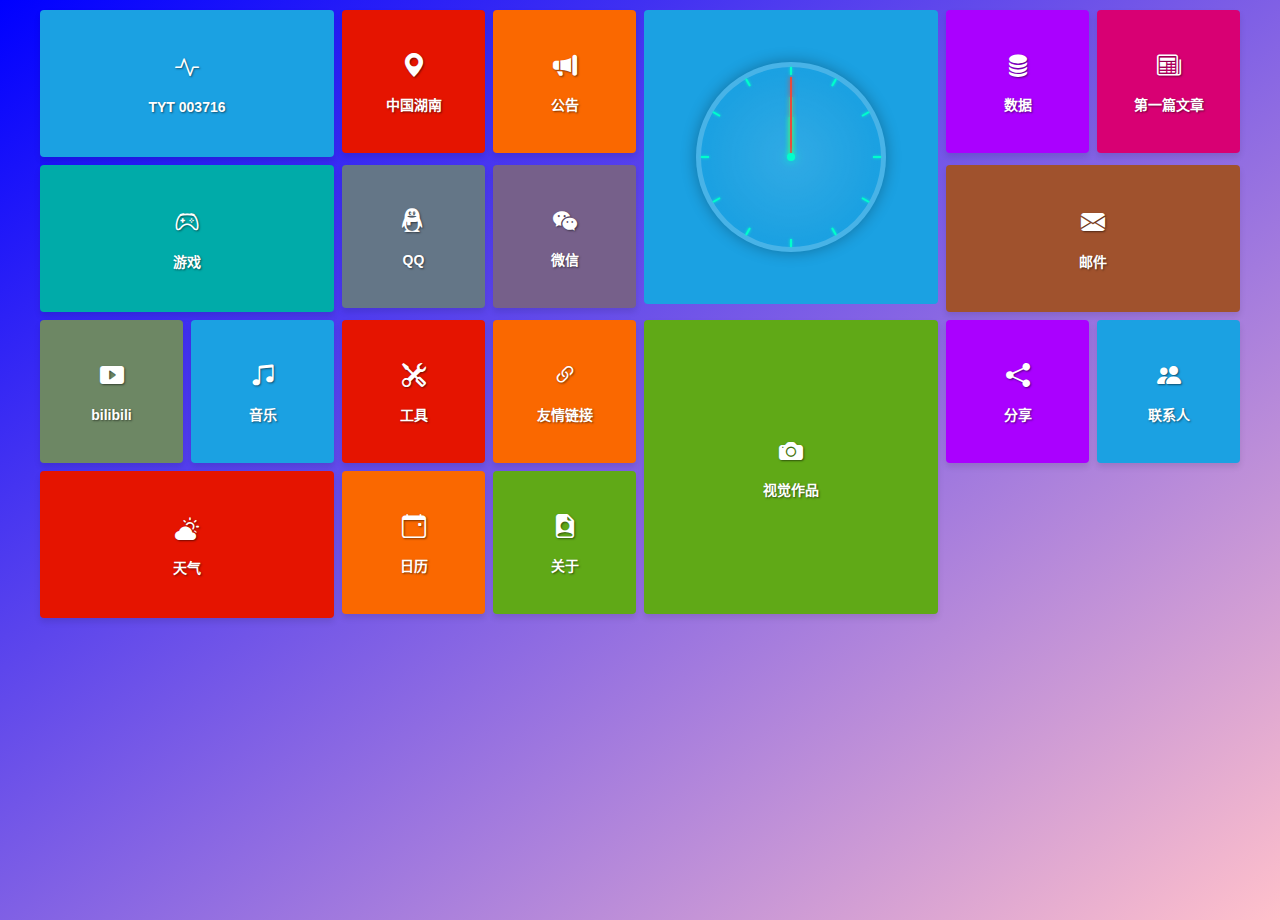
<file: index.html>
<!DOCTYPE html>
<html lang="zh-CN">
<head>
    <meta charset="UTF-8">
    <meta name="viewport" content="width=device-width, initial-scale=1.0">
    <title>TYT 003716 博客</title>
    <link rel="stylesheet" href="https://cdn.jsdelivr.net/npm/bootstrap-icons@1.10.0/font/bootstrap-icons.css">

<link rel="stylesheet" type="text/css" href="assets/style/main.css">

<body>
    <div class="tiles-container">
        <a href="#" class="tile tile-medium tile-1"><i class="bi bi-activity"></i><b>TYT 003716</b></a>
        <a href="https://www.hunan.gov.cn/index_m.html" class="tile tile-small tile-2"><i class="bi bi-geo-alt-fill"></i>中国湖南</a>
        <a href="#" id="show-info-modal" class="tile tile-small tile-3"><i class="bi bi-megaphone-fill"></i>公告</a>
        <div class="tile tile-large tile-1">
            <div class="clock">
                <div class="center"></div>
                <div class="hour-hand"></div>
                <div class="minute-hand"></div>
                <div class="second-hand"></div>
                <div class="mark mark-1"></div>
                <div class="mark mark-2"></div>
                <div class="mark mark-3"></div>
                <div class="mark mark-4"></div>
                <div class="mark mark-5"></div>
                <div class="mark mark-6"></div>
                <div class="mark mark-7"></div>
                <div class="mark mark-8"></div>
                <div class="mark mark-9"></div>
                <div class="mark mark-10"></div>
                <div class="mark mark-11"></div>
                <div class="mark mark-12"></div>
            </div>
        </div>
        <a href="#" id="show-info-modal1" class="tile tile-small tile-5"><i class="bi bi-database-fill"></i>数据</a>
        <a href="article/article.html" class="tile tile-small tile-6"><i class="bi bi-newspaper"></i>第一篇文章</a>
        <a href="#" id="show-info-modal2" class="tile tile-medium tile-7"><i class="bi bi-controller"></i>游戏</a>
        <a href="#" class="tile tile-small tile-8"><i class="bi bi-tencent-qq"></i></i>QQ</a>
        <a href="#" class="tile tile-small tile-9"><i class="bi bi-wechat"></i>微信</a>
        <a href="mailto:tyt003716@outlook.com?subject=初次见面&body=您好！很高兴与您见面，期待我们的交流与合作！，我是" class="tile tile-medium tile-10"><i class="bi bi-envelope-fill"></i>邮件</a>
        <a href="#" class="tile tile-small tile-11"><i class="bi bi-play-btn-fill"></i>bilibili</a>
        <a href="#" id="show-info-modal3" class="tile tile-small tile-12"><i class="bi bi-music-note-beamed"></i>音乐</a>
        <a href="#" class="tile tile-small tile-13"><i class="bi bi-tools"></i>工具</a>
        <a href="#" class="tile tile-small tile-14"><i class="bi bi-link-45deg"></i>友情链接</a>
        <a href="#" class="tile tile-large tile-15"><i class="bi bi-camera-fill"></i>视觉作品</a>
        <a href="#" class="tile tile-small tile-16"><i class="bi bi-share-fill"></i>分享</a>
        <a href="#" class="tile tile-small tile-1"><i class="bi bi-people-fill"></i>联系人</a>
        <a href="#" id="show-info-modal4" class="tile tile-medium tile-2"><i class="bi bi-cloud-sun-fill"></i>天气</a>
        <a href="#" id="show-info-modal5" class="tile tile-small tile-3"><i class="bi bi-calendar-event"></i>日历</a>
        <a href="#" id="show-info-modal6" class="tile tile-small tile-4"><i class="bi bi-file-earmark-person-fill"></i>关于</a>
    </div>
    
    <div class="modal-overlay" id="info-modal">
    <div class="modal-content">
        <div class="modal-header">
            <span>公告</span>
            <button class="modal-close">&times;</button>
        </div>
        <div class="modal-body">
            <p>这个网站是劳资的辣-TYT</p>
        </div>
        <div class="modal-footer">
            <button class="modal-button primary">确定</button>
        </div>
    </div>
</div>

<div class="modal-overlay" id="info-modal1">
    <div class="modal-content">
        <div class="modal-header">
            <span>数据</span>
            <button class="modal-close">&times;</button>
        </div>
        <div class="modal-body">
            <p>还没想好写什么，比如运行时间？</p>
        </div>
        <div class="modal-footer">
            <button class="modal-button primary">确定</button>
        </div>
    </div>
</div>

<div class="modal-overlay" id="info-modal2">
    <div class="modal-content">
        <div class="modal-header">
            <span>游戏</span>
            <button class="modal-close">&times;</button>
        </div>
        <div class="modal-body">
            <ul>
                <li><a href="https://pvp.qq.com/">王者荣耀</a></li>
                <li><a href="https://store.steampowered.com/app/977950/A%20Dance%20of%20Fire%20and%20Ice?l=schinese">冰与火之舞</a></li>
            </ul>
        </div>
        <div class="modal-footer">
            <button class="modal-button primary">确定</button>
        </div>
    </div>
</div>

<div class="modal-overlay" id="info-modal3">
    <div class="modal-content">
        <div class="modal-header">
            <span>音乐</span>
            <button class="modal-close">&times;</button>
        </div>
        <div class="modal-body">
            <p>这里以后是音乐播放器，展示歌单</p>
        </div>
        <div class="modal-footer">
            <button class="modal-button primary">确定</button>
        </div>
    </div>
</div>

<div class="modal-overlay" id="info-modal4">
    <div class="modal-content">
        <div class="modal-header">
            <span>天气</span>
            <button class="modal-close">&times;</button>
        </div>
        <div class="modal-body">
            <p>以后改一下功能</p>
        </div>
        <div class="modal-footer">
            <button class="modal-button primary">确定</button>
        </div>
    </div>
</div>

<div class="modal-overlay" id="info-modal5">
    <div class="modal-content">
        <div class="modal-header">
            <span>日历</span>
            <button class="modal-close">&times;</button>
        </div>
        <div class="modal-body">
            <p>下次一定改</p>
        </div>
        <div class="modal-footer">
            <button class="modal-button primary">确定</button>
        </div>
    </div>
</div>

<div class="modal-overlay" id="info-modal6">
    <div class="modal-content">
        <div class="modal-header">
            <span>关于</span>
            <button class="modal-close">&times;</button>
        </div>
        <div class="modal-body">
            <p>主开发者：TYT003716<br>从开发者：Tank37135<br>第三方图标库：boot</p>
        </div>
        <div class="modal-footer">
            <button class="modal-button primary">确定</button>
        </div>
    </div>
</div>

<script type="text/javascript" src="assets/script/main.js"></script>

</body>
</html>
</file>
<file: assets/style/main.css>
.sakana-widget *,
    .sakana-widget *::before,
    .sakana-widget *::after {
      box-sizing: border-box;
    }

    .sakana-widget-wrapper {
      pointer-events: none;
      position: relative;
      width: 100%;
      height: 100%;
    }

    .sakana-widget-app {
      pointer-events: none;
      position: relative;
    }

    .sakana-widget-canvas {
      z-index: 9999;
      pointer-events: none;
      position: absolute;
      top: 50%;
      left: 50%;
      transform: translate(-50%, -50%);
    }

    .sakana-widget-main {
      z-index: 9999;
      pointer-events: none;
      position: absolute;
      display: flex;
      flex-direction: column;
      justify-content: space-between;
      align-items: center;
    }

    .sakana-widget-img {
      z-index: 9999;
      cursor: move;
      pointer-events: auto;
      position: relative;
      background: no-repeat 50% 50%;
      background-size: cover;
      width: 200px;
      height: 200px;
    }

    .sakana-widget-ctrl {
      z-index: 30;
      cursor: pointer;
      pointer-events: auto;
      position: relative;
      height: 24px;
      width: 112px;
      display: flex;
      border-radius: 6px;
      background-color: #ddd;
      box-shadow: 0 8px 24px rgba(0, 0, 0, .1);
    }

    .sakana-widget-ctrl-item {
      height: 24px;
      width: 28px;
      display: flex;
      justify-content: center;
      align-items: center;
      color: #555;
      background-color: rgba(0, 0, 0, 0);
    }

    .sakana-widget-ctrl-item:hover {
      color: #555;
      background-color: rgba(255, 255, 255, .25);
    }
    .sakana-widget-icon--rotate{animation:sakana-widget-spin 1s linear infinite}@keyframes sakana-widget-spin{100%{transform:rotate(360deg)}}









        body{
                       font-family: -apple-system, BlinkMacSystemFont, 'Segoe UI', Roboto, Oxygen, Ubuntu, Cantarell, 'Open Sans', 'Helvetica Neue', sans-serif;
            line-height: 1.6;
            color: #2b2d42;
            background: linear-gradient(to bottom right, #1a71d5, #c469f4);
        
            min-height: 100vh; /* 确保body至少和视口一样高 */
            background-size: cover; /* 覆盖整个区域 */
            padding-top: 90px;
        }

        .modal-overlay {
            position: fixed;
            top: 0;
            left: 0;
            right: 0;
            bottom: 0;
            background-color: rgba(0, 0, 0, 0.7);
            display: flex;
            justify-content: center;
            align-items: center;
            z-index: 1000;
            opacity: 0;
            visibility: hidden;
            transition: all 0.3s ease;
        }
        
        .modal-overlay.active {
            opacity: 1;
            visibility: visible;
        }
        
        .modal-content {
            background-color: #1a1a1a;
            width: 80%;
            max-width: 400px;
            border-radius: 2px;
            overflow: hidden;
            transform: scale(0.8);
            transition: transform 0.3s ease;
            box-shadow: 0 10px 25px rgba(0, 0, 0, 0.5);
        }
        
        .modal-overlay.active .modal-content {
            transform: scale(1);
        }
        
        .modal-header {
            background-color: #0066cc;
            padding: 2px 10px;
            font-size: 18px;
            font-weight: bold;
            display: flex;
            justify-content: space-between;
            align-items: center;
        }
        
        .modal-close {
            background: none;
            border: none;
            color: white;
            font-size: 20px;
            cursor: pointer;
            padding: 5px;
        }
        
        .modal-body {
            color: white;
            padding: 10px;
            line-height: 1.5;
        }
        
        .modal-footer {
            display: flex;
            justify-content: flex-end;
            padding: 5px 10px;
            background-color: #2a2a2a;
        }
        
        .modal-button {
            padding: 8px 16px;
            margin-left: 10px;
            border: none;
            border-radius: 4px;
            font-weight: bold;
            cursor: pointer;
            transition: all 0.2s;
        }
        
        .modal-button.primary {
            background-color: #0066cc;
            color: white;
        }
        
        .modal-button.secondary {
            background-color: #4a4a4a;
            color: white;
        }
        
        .modal-button:hover {
            opacity: 0.9;
            transform: scale(0.98);
        }
    
        .clock {
            width: 180px;
            height: 180px;
            background-color: rgba(255, 255, 255, 0.1);
            border-radius: 50%;
            border: 5px solid rgba(255, 255, 255, 0.2);
            position: relative;
            box-shadow: 0 0 15px rgba(0, 0, 0, 0.3);
            transition: all 0.3s ease;
            background: radial-gradient(circle at center, rgba(255, 255, 255, 0.1) 0%, rgba(255, 255, 255, 0) 70%);
        }

        .clock:hover, .clock:active {
            border-color: #00ffcc;
            box-shadow: 0 0 25px #00ffcc, 0 0 50px #00ffcc, 0 0 75px #00ffcc;
            transform: scale(1.05);
        }

        .center {
            width: 8px; /* 调整为更小的圆点 */
            height: 8px; /* 调整为更小的圆点 */
            background-color: #00ffcc;
            border-radius: 50%;
            position: absolute;
            top: 50%;
            left: 50%;
            transform: translate(-50%, -50%);
            z-index: 4;
            box-shadow: 0 0 10px #00ffcc;
        }

        .hour-hand {
            width: 5px; /* 调整为更小的时针 */
            height: 40px; /* 调整为更短的时针 */
            background-color: #00ffcc;
            position: absolute;
            top: 50%;
            left: 50%;
            transform-origin: 50% 100%;
            transform: translate(-50%, -100%) rotate(0deg);
            z-index: 1;
            box-shadow: 0 0 5px #00ffcc;
        }

        .minute-hand {
            width: 3px; /* 调整为更小的分针 */
            height: 60px; /* 调整为更短的分针 */
            background-color: #00ffcc;
            position: absolute;
            top: 50%;
            left: 50%;
            transform-origin: 50% 100%;
            transform: translate(-50%, -100%) rotate(0deg);
            z-index: 2;
            box-shadow: 0 0 5px #00ffcc;
        }

        .second-hand {
            width: 2px;
            height: 80px; /* 调整为更短的秒针 */
            background-color: #e74c3c;
            position: absolute;
            top: 50%;
            left: 50%;
            transform-origin: 50% 100%;
            transform: translate(-50%, -100%) rotate(0deg);
            z-index: 3;
            box-shadow: 0 0 5px #e74c3c;
        }

        .mark {
            width: 2px;
            height: 8px; /* 调整为更短的标记 */
            background-color: #00ffcc;
            position: absolute;
            top: 72%;
            left: 50%;
            transform-origin: 50% 90px;
            box-shadow: 0 0 3px #00ffcc;
        }

        .mark-1 { transform: translate(-50%, -130px) rotate(30deg); }
        .mark-2 { transform: translate(-50%, -130px) rotate(60deg); }
        .mark-3 { transform: translate(-50%, -130px) rotate(90deg); }
        .mark-4 { transform: translate(-50%, -130px) rotate(120deg); }
        .mark-5 { transform: translate(-50%, -130px) rotate(150deg); }
        .mark-6 { transform: translate(-50%, -130px) rotate(180deg); }
        .mark-7 { transform: translate(-50%, -130px) rotate(210deg); }
        .mark-8 { transform: translate(-50%, -130px) rotate(240deg); }
        .mark-9 { transform: translate(-50%, -130px) rotate(270deg); }
        .mark-10 { transform: translate(-50%, -130px) rotate(300deg); }
        .mark-11 { transform: translate(-50%, -130px) rotate(330deg); }
        .mark-12 { transform: translate(-50%, -130px) rotate(0deg); }
    
        body {
            font-family: 'Segoe UI', Arial, sans-serif;
            background: linear-gradient(to bottom right, blue, pink);
            color: white;
            margin: 0;
            padding: 10px;
        }
        
        .tiles-container {
            display: grid;
            grid-template-columns: repeat(auto-fill, minmax(120px, 1fr));
            gap: 8px;
            width: 100%;
            max-width: 1200px;
            margin: 0 auto;
        }
        
        .tile {
            display: flex;
            flex-direction: column;
            justify-content: center;
            align-items: center;
            border-radius: 4px;
            padding: 8px;
            box-sizing: border-box;
            text-align: center;
            font-weight: bold;
            font-size: 14px;
            text-shadow: 1px 1px 2px rgba(0,0,0,0.5);
            cursor: pointer;
            transition: all 0.2s;
            text-decoration: none;
            color: white;
            aspect-ratio: 1;
        }
        
        .tile:hover {
            opacity: 0.9;
            transform: scale(0.98);
        }
        
        .tile:active {
            transform: scale(0.95);
        }
        
        .tile i {
            font-size: 24px;
            margin-bottom: 8px;
        }
        
        .tile-small {
            grid-column: span 1;
        }
        
        .tile-medium {
            grid-column: span 2;
            aspect-ratio: 2/1;
        }
        
        .tile-large {
            grid-column: span 2;
            grid-row: span 2;
            aspect-ratio: 1/1;
        }
        
        /* 不同磁贴的颜色 */
        .tile-1 { background-color: #1ba1e2; }
        .tile-2 { background-color: #e51400; }
        .tile-3 { background-color: #fa6800; }
        .tile-4 { background-color: #60a917; }
        .tile-5 { background-color: #aa00ff; }
        .tile-6 { background-color: #d80073; }
        .tile-7 { background-color: #00aba9; }
        .tile-8 { background-color: #647687; }
        .tile-9 { background-color: #76608a; }
        .tile-10 { background-color: #a0522d; }
        .tile-11 { background-color: #6d8764; }
        .tile-12 { background-color: #1ba1e2; }
        .tile-13 { background-color: #e51400; }
        .tile-14 { background-color: #fa6800; }
        .tile-15 { background-color: #60a917; }
        .tile-16 { background-color: #aa00ff; }

        @media (max-width: 600px) {
            .tiles-container {
                grid-template-columns: repeat(auto-fill, minmax(100px, 1fr));
                gap: 6px;
            }
            .tile {
                font-size: 12px;
                padding: 6px;
            }
            .tile i {
                font-size: 20px;
                margin-bottom: 6px;
            }
        }

        @media (min-width: 1200px) {
            .tiles-container {
                grid-template-columns: repeat(auto-fill, minmax(140px, 1fr));
            }
        }



 a {
      color: #3498db;
      text-decoration: none;
      font-size: 18px;
      font-weight: bold;
      position: relative;
      display: inline-block;
      padding: 10px 20px;
      border-radius: 30px;
      transition: all 0.3s ease;
      box-shadow: 0 4px 6px rgba(0, 0, 0, 0.1);
    }

    /* 悬停效果 */
    a:hover {
      color: white;
      background-color: #2980b9;
      transform: scale(1.1);
      box-shadow: 0 8px 12px rgba(0, 0, 0, 0.2);
    }

    /* 点击效果 */
    a:active {
      transform: scale(0.98);
    }

    /* 添加动画效果 */
    a::before {
      content: '';
      position: absolute;
      width: 0;
      height: 2px;
      background-color: #2980b9;
      bottom: 0;
      left: 50%;
      transition: width 0.3s ease, left 0.3s ease;
    }

    a:hover::before {
      width: 100%;
      left: 0;
    }

    /* 为了美观，可以设置链接内容的字体变化 */
    a:hover {
      font-family: 'Courier New', Courier, monospace;
    }
</file>
